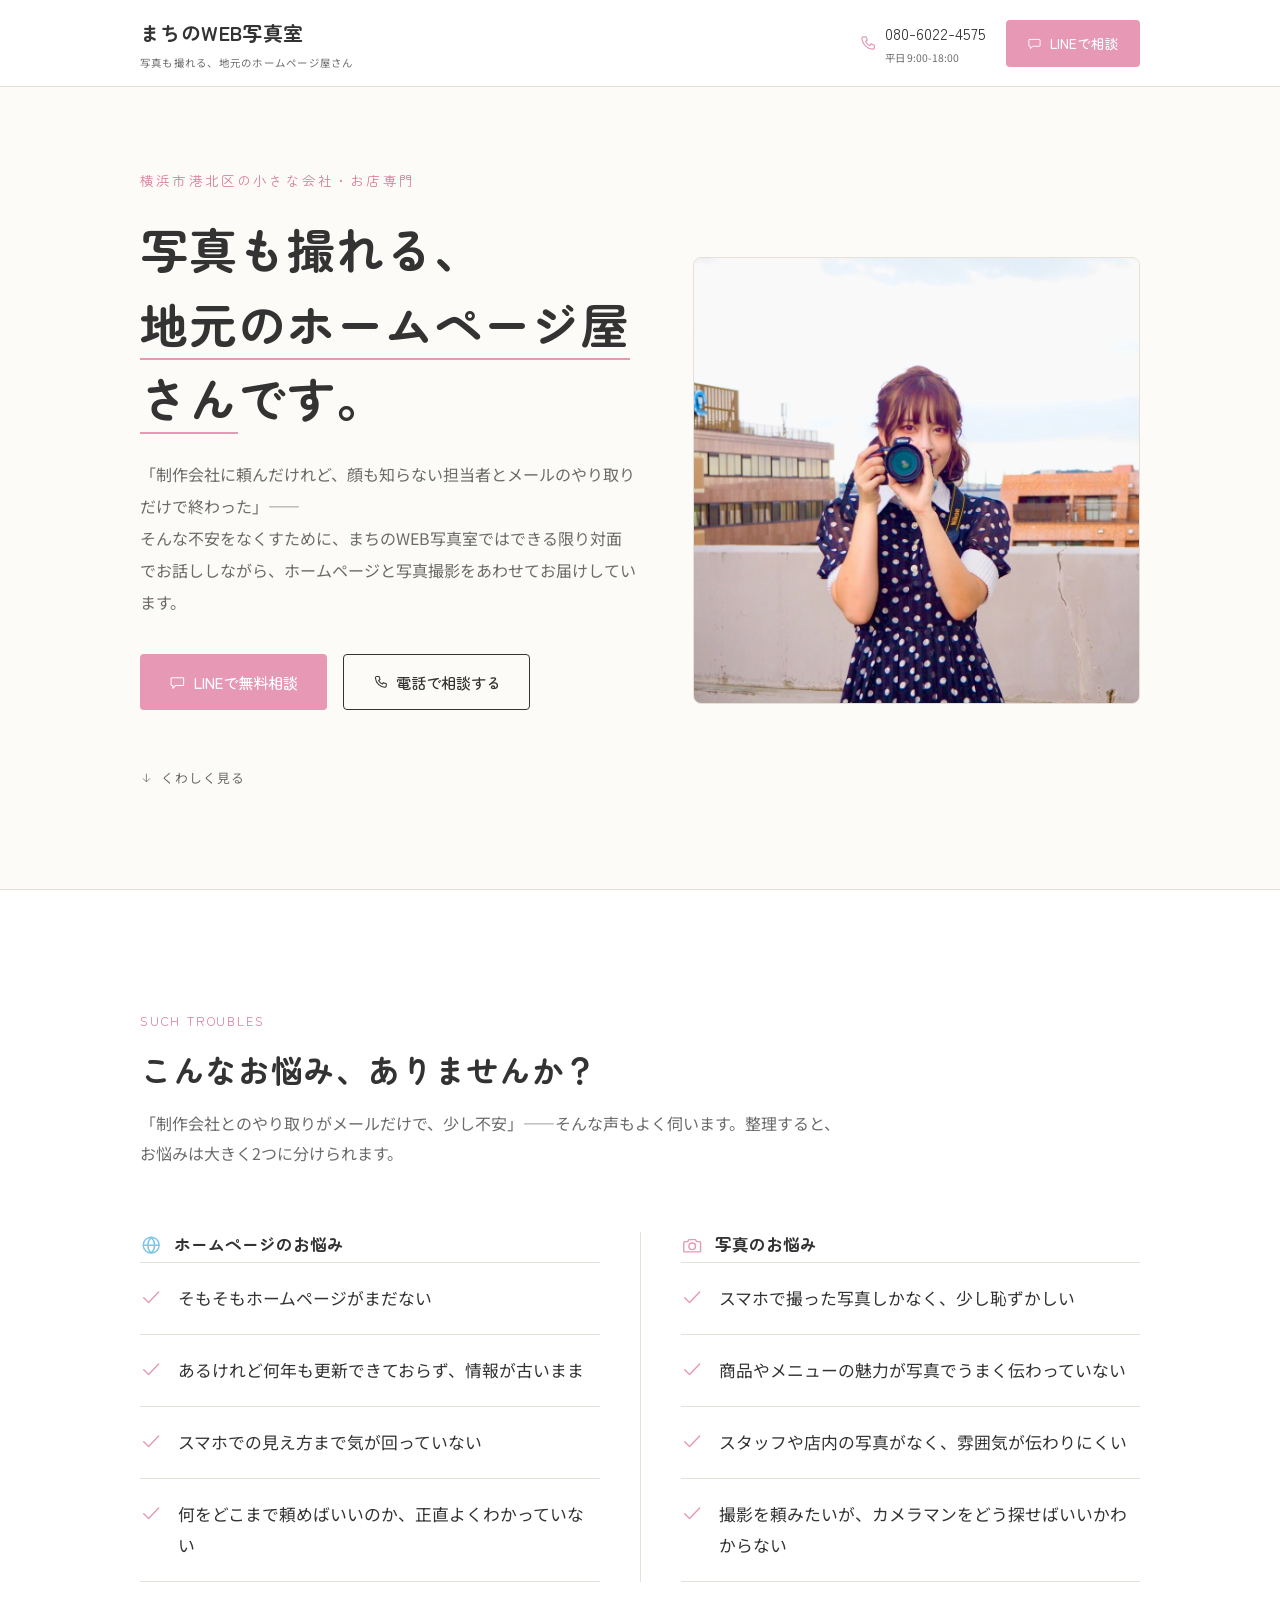
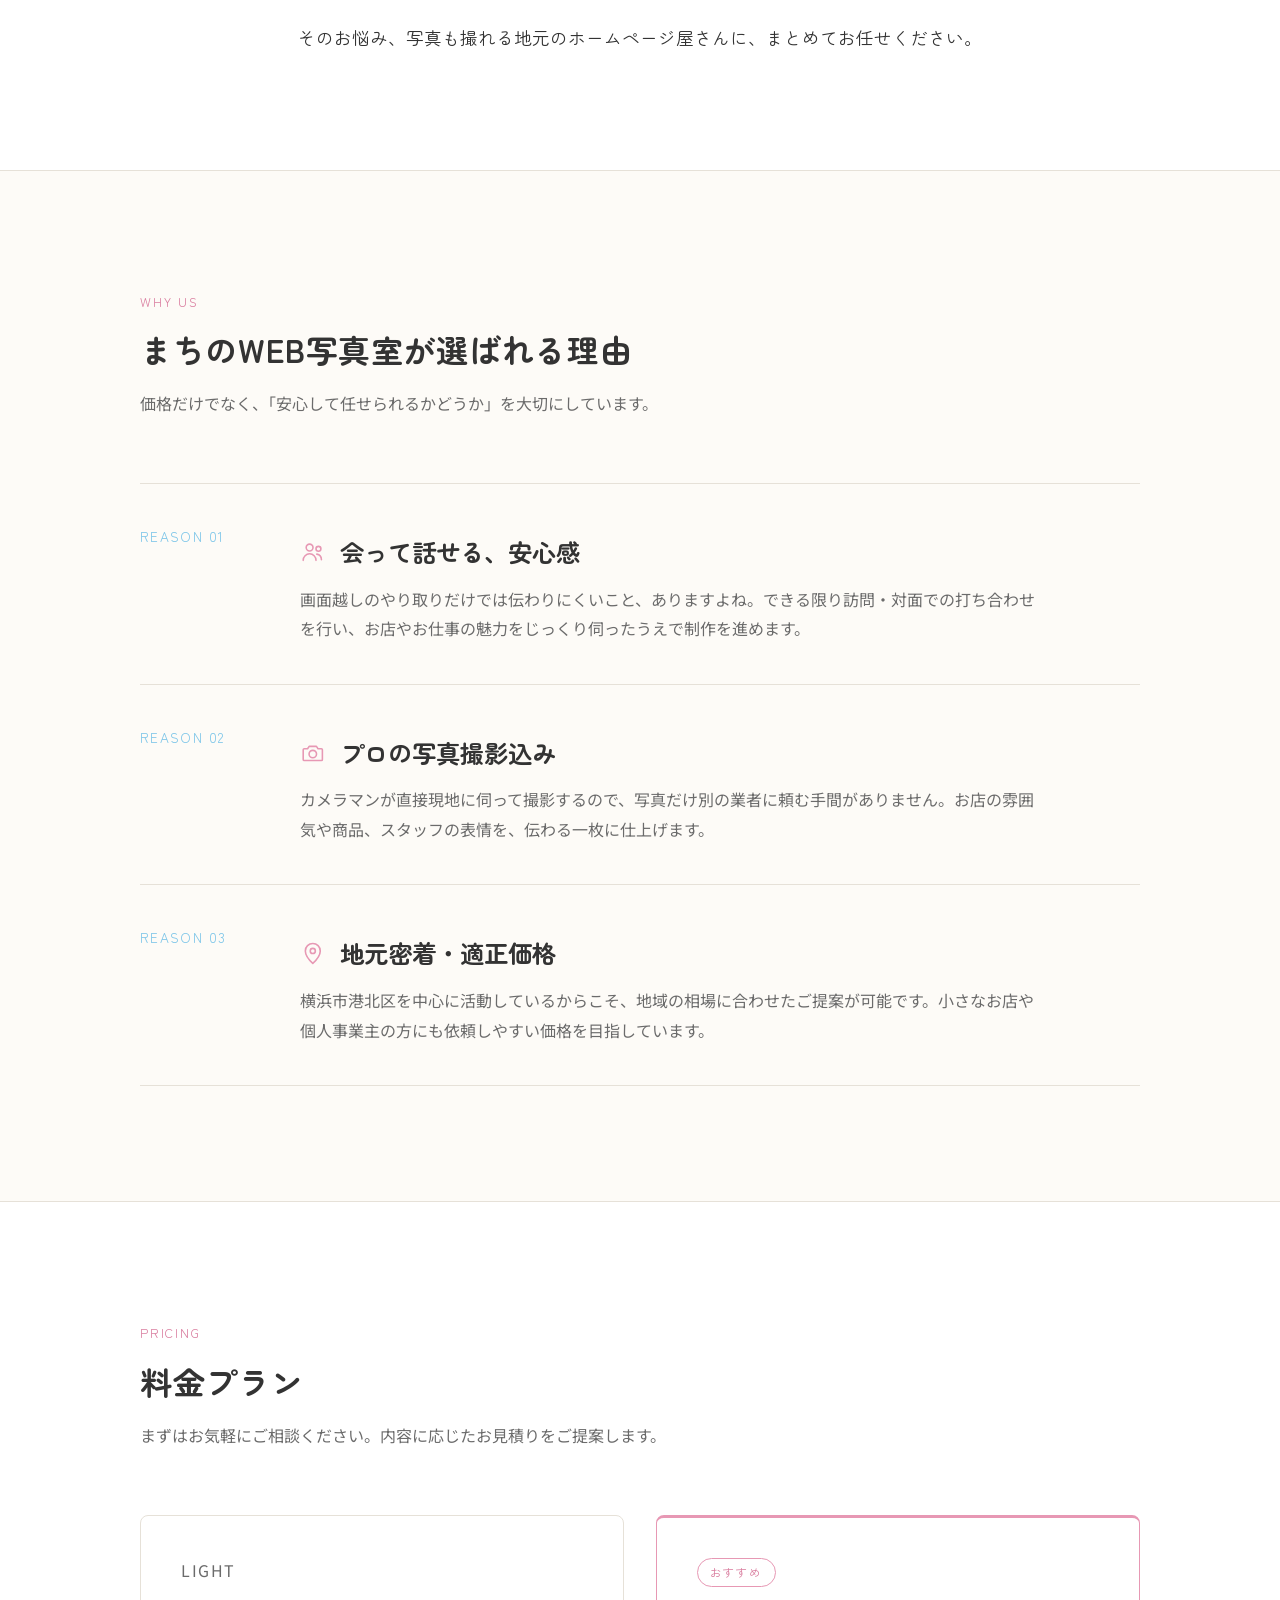
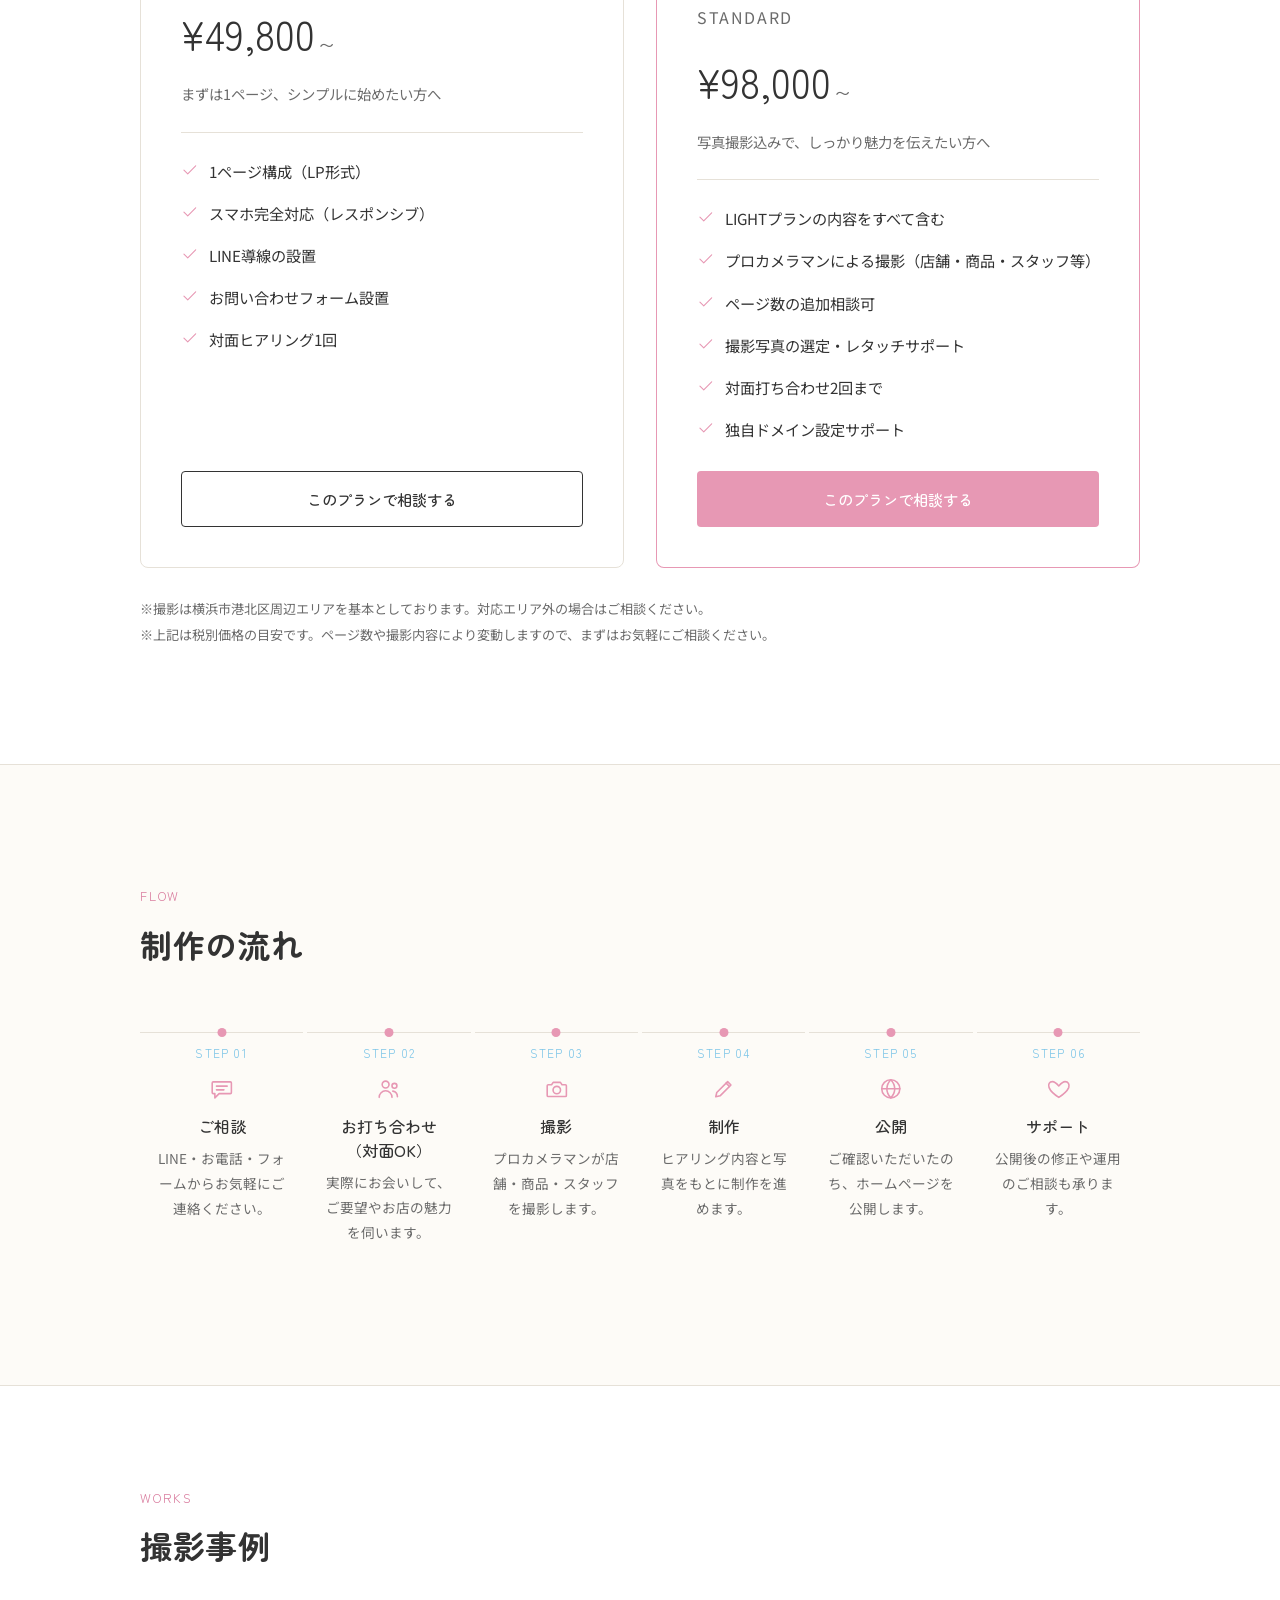
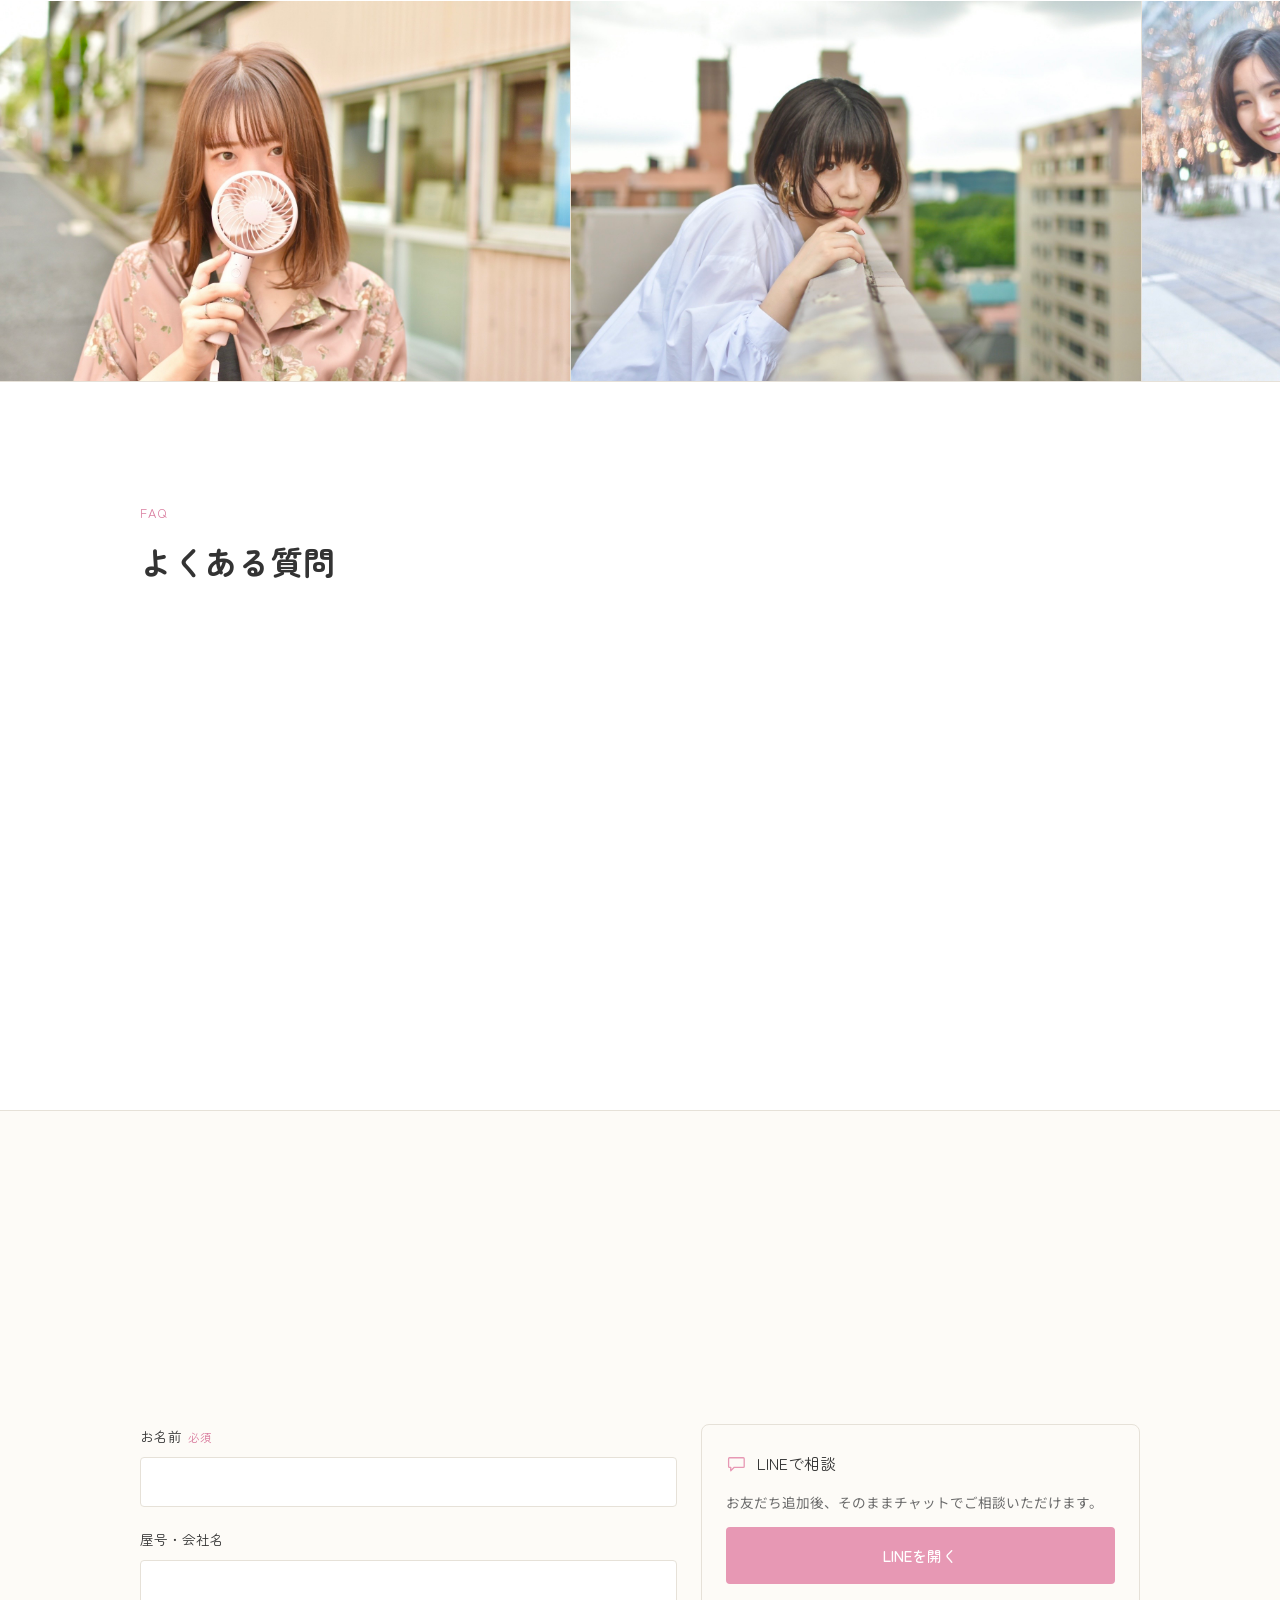
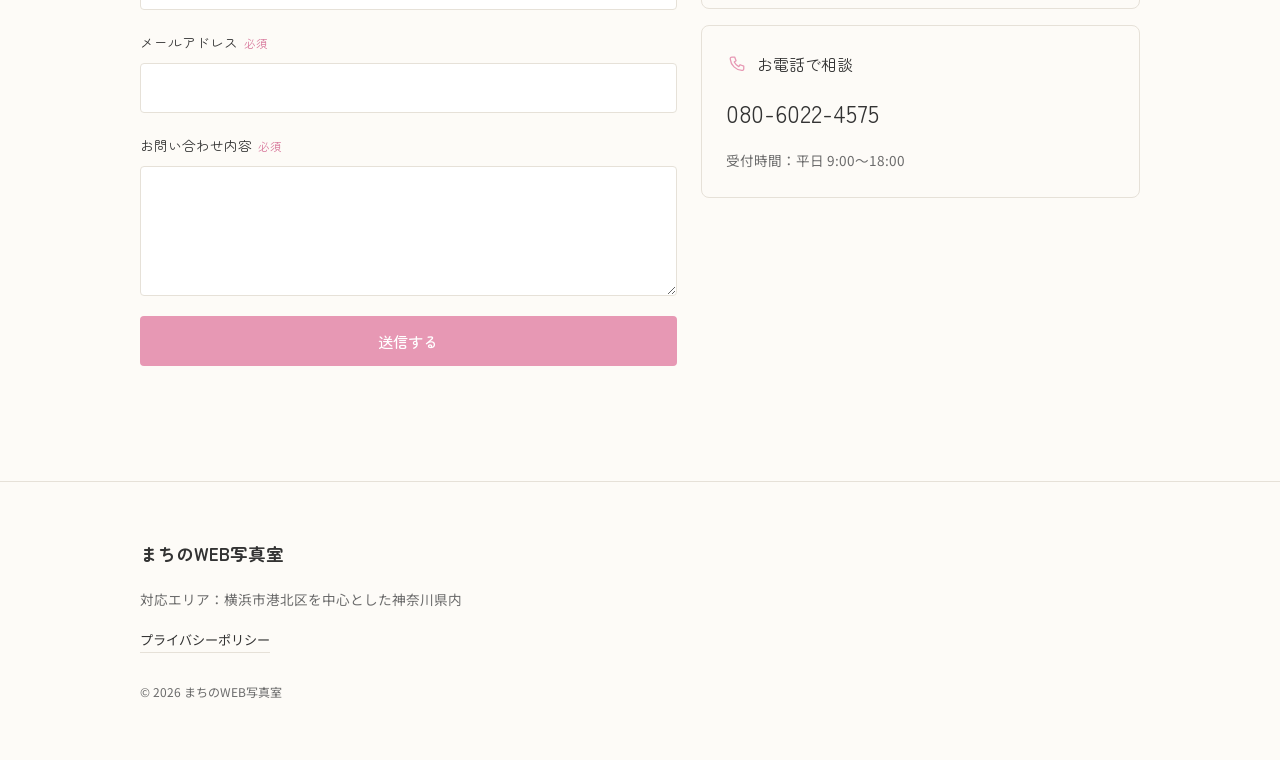
<file: index.html>
<!DOCTYPE html>
<html lang="ja">
<head>
<meta charset="UTF-8">
<meta name="viewport" content="width=device-width, initial-scale=1.0">
<title>ホームページ制作と写真撮影｜まちのWEB写真室（横浜市港北区）</title>
<meta name="description" content="横浜市港北区の中小企業向けホームページ制作。プロカメラマンによる写真撮影込みプランあり。対面打ち合わせ対応、49,800円から。">

<!-- TODO: Cloudflare Pagesへの本番デプロイ後、下記の canonical / OGP の URL を実際のドメインに置き換えてください -->
<link rel="canonical" href="https://machino-web-shashinshitsu.pages.dev/">

<!-- OGP -->
<meta property="og:type" content="website">
<meta property="og:locale" content="ja_JP">
<meta property="og:site_name" content="まちのWEB写真室">
<meta property="og:title" content="ホームページ制作と写真撮影｜まちのWEB写真室（横浜市港北区）">
<meta property="og:description" content="横浜市港北区の中小企業向けホームページ制作。プロカメラマンによる写真撮影込みプランあり。対面打ち合わせ対応、49,800円から。">
<meta property="og:url" content="https://machino-web-shashinshitsu.pages.dev/">
<!-- TODO: 実写真をもとにした 1200x630 の JPG/PNG に差し替え推奨（SVGは一部SNSで表示されない場合があります） -->
<meta property="og:image" content="https://machino-web-shashinshitsu.pages.dev/assets/ogp-image.svg">

<!-- Twitter Card -->
<meta name="twitter:card" content="summary_large_image">
<meta name="twitter:title" content="ホームページ制作と写真撮影｜まちのWEB写真室（横浜市港北区）">
<meta name="twitter:description" content="横浜市港北区の中小企業向けホームページ制作。プロカメラマンによる写真撮影込みプランあり。対面打ち合わせ対応、49,800円から。">
<meta name="twitter:image" content="https://machino-web-shashinshitsu.pages.dev/assets/ogp-image.svg">

<link rel="icon" type="image/svg+xml" href="assets/favicon.svg">

<link rel="preconnect" href="https://fonts.googleapis.com">
<link rel="preconnect" href="https://fonts.gstatic.com" crossorigin>
<link href="https://fonts.googleapis.com/css2?family=Zen+Maru+Gothic:wght@500;700&family=Noto+Sans+JP:wght@400;500&display=swap" rel="stylesheet">

<link rel="stylesheet" href="style.css">

<!-- JSON-LD: LocalBusiness -->
<script type="application/ld+json">
{
  "@context": "https://schema.org",
  "@type": "LocalBusiness",
  "name": "まちのWEB写真室",
  "description": "横浜市港北区の中小企業・個人事業主向けに、対面での打ち合わせとプロカメラマンによる写真撮影を組み合わせたホームページ制作サービスを提供しています。",
  "image": "https://machino-web-shashinshitsu.pages.dev/assets/ogp-image.svg",
  "telephone": "+81-80-6022-4575",
  "priceRange": "¥49,800〜",
  "address": {
    "@type": "PostalAddress",
    "addressLocality": "横浜市港北区",
    "addressRegion": "神奈川県",
    "addressCountry": "JP"
  },
  "areaServed": {
    "@type": "City",
    "name": "横浜市港北区"
  },
  "openingHoursSpecification": {
    "@type": "OpeningHoursSpecification",
    "dayOfWeek": ["Monday", "Tuesday", "Wednesday", "Thursday", "Friday"],
    "opens": "09:00",
    "closes": "18:00"
  },
  "url": "https://machino-web-shashinshitsu.pages.dev/",
  "sameAs": ["https://lin.ee/7ZsYu0g"]
}
</script>

<!-- JSON-LD: FAQPage -->
<script type="application/ld+json">
{
  "@context": "https://schema.org",
  "@type": "FAQPage",
  "mainEntity": [
    {
      "@type": "Question",
      "name": "相談だけでも大丈夫ですか？費用はかかりますか？",
      "acceptedAnswer": {
        "@type": "Answer",
        "text": "はい、もちろんです。ご相談やお見積りはすべて無料です。まずはLINEやお電話、フォームからお気軽にご連絡ください。"
      }
    },
    {
      "@type": "Question",
      "name": "対面での打ち合わせは必須ですか？遠方でも対応できますか？",
      "acceptedAnswer": {
        "@type": "Answer",
        "text": "対面は必須ではありません。横浜市港北区周辺のお客様には訪問・対面での打ち合わせをおすすめしていますが、オンライン打ち合わせにも対応しております。撮影は現地に伺う必要があるため、対応エリアについてはお問い合わせください。"
      }
    },
    {
      "@type": "Question",
      "name": "写真撮影はどのような内容ですか？",
      "acceptedAnswer": {
        "@type": "Answer",
        "text": "店舗の外観・内観、商品、スタッフの方のお写真などをプロカメラマンが撮影します。撮影した写真はホームページ内で使用するほか、SNS等での利用も可能です（STANDARDプラン以上）。"
      }
    },
    {
      "@type": "Question",
      "name": "制作期間はどのくらいかかりますか？",
      "acceptedAnswer": {
        "@type": "Answer",
        "text": "ご契約からご公開まで、目安として3〜4週間程度です。撮影の日程調整やご確認いただく回数により前後する場合がございますので、詳しくはご相談時にご案内いたします。"
      }
    },
    {
      "@type": "Question",
      "name": "ホームページ公開後の更新や修正はできますか？",
      "acceptedAnswer": {
        "@type": "Answer",
        "text": "軽微な文言修正などはご相談いただけます。継続的な更新や運用サポートをご希望の場合は、別途保守プランをご案内しておりますので、公開後もお気軽にご連絡ください。"
      }
    }
  ]
}
</script>
</head>
<body>

<!-- アイコンスプライト（自作・線画SVG） -->
<svg xmlns="http://www.w3.org/2000/svg" style="display:none" aria-hidden="true">
  <symbol id="icon-phone" viewBox="0 0 24 24">
    <path d="M7 3.5h3l1.6 4.2-2.1 1.6a11.5 11.5 0 0 0 5.2 5.2l1.6-2.1 4.2 1.6v3a2 2 0 0 1-2.2 2C11.3 18.5 5.5 12.7 5 6.2A2 2 0 0 1 7 3.5z"/>
  </symbol>
  <symbol id="icon-line" viewBox="0 0 24 24">
    <path d="M4 5.5h16a1 1 0 0 1 1 1v9a1 1 0 0 1-1 1H9.5l-4 4v-4H4a1 1 0 0 1-1-1v-9a1 1 0 0 1 1-1z"/>
  </symbol>
  <symbol id="icon-mail" viewBox="0 0 24 24">
    <path d="M3.5 6.5h17v11h-17z"/>
    <polyline points="3.5 7 12 13.5 20.5 7"/>
  </symbol>
  <symbol id="icon-check" viewBox="0 0 24 24">
    <polyline points="4 12.5 9.2 17.7 20 6.5"/>
  </symbol>
  <symbol id="icon-people" viewBox="0 0 24 24">
    <circle cx="9" cy="8" r="3.2"/>
    <path d="M3 20c0-3.4 2.7-6.1 6-6.1s6 2.7 6 6.1"/>
    <circle cx="17.3" cy="9.2" r="2.3"/>
    <path d="M15.8 14.2c2.5.5 4.3 2.6 4.3 5.3"/>
  </symbol>
  <symbol id="icon-camera" viewBox="0 0 24 24">
    <path d="M4 8.2h3.1l1.5-2.2h6.8l1.5 2.2H20a1 1 0 0 1 1 1v9a1 1 0 0 1-1 1H4a1 1 0 0 1-1-1v-9a1 1 0 0 1 1-1z"/>
    <circle cx="12" cy="13.2" r="3.5"/>
  </symbol>
  <symbol id="icon-pin" viewBox="0 0 24 24">
    <path d="M12 21s7-6.6 7-11.7A7 7 0 0 0 5 9.3C5 14.4 12 21 12 21z"/>
    <circle cx="12" cy="9.3" r="2.4"/>
  </symbol>
  <symbol id="icon-message" viewBox="0 0 24 24">
    <path d="M4 5.5h16a1 1 0 0 1 1 1v9a1 1 0 0 1-1 1H9.5l-4 4v-4H4a1 1 0 0 1-1-1v-9a1 1 0 0 1 1-1z"/>
    <line x1="7" y1="9.5" x2="17" y2="9.5"/>
    <line x1="7" y1="13" x2="14" y2="13"/>
  </symbol>
  <symbol id="icon-edit" viewBox="0 0 24 24">
    <path d="M4.5 19.5l0.9-4 10.2-10.2 3.1 3.1L8.5 18.6l-4 0.9z"/>
    <line x1="14.2" y1="6.7" x2="17.3" y2="9.8"/>
  </symbol>
  <symbol id="icon-globe" viewBox="0 0 24 24">
    <circle cx="12" cy="12" r="8.5"/>
    <line x1="3.5" y1="12" x2="20.5" y2="12"/>
    <path d="M12 3.5c2.4 2.5 3.7 5.5 3.7 8.5s-1.3 6-3.7 8.5c-2.4-2.5-3.7-5.5-3.7-8.5S9.6 6 12 3.5z"/>
  </symbol>
  <symbol id="icon-heart" viewBox="0 0 24 24">
    <path d="M12 20s-7.3-4.6-9.1-9.1C1.7 7.9 3.2 5.3 6.1 5.3c1.9 0 3.3 1.1 5.9 4 2.6-2.9 4-4 5.9-4 2.9 0 4.4 2.6 3.4 5.6C19.3 15.4 12 20 12 20z"/>
  </symbol>
  <symbol id="icon-chevron" viewBox="0 0 24 24">
    <polyline points="6 9.5 12 15.5 18 9.5"/>
  </symbol>
  <symbol id="icon-arrow-down" viewBox="0 0 24 24">
    <line x1="12" y1="4" x2="12" y2="18"/>
    <polyline points="6 12.5 12 18.5 18 12.5"/>
  </symbol>
</svg>

<header class="site-header">
  <div class="container">
    <a href="#" class="logo">まちのWEB写真室<span>写真も撮れる、地元のホームページ屋さん</span></a>
    <div class="header-actions">
      <a href="tel:08060224575" class="header-tel">
        <svg class="icon" aria-hidden="true"><use href="#icon-phone"></use></svg>
        <span>080-6022-4575<span class="header-tel-sub">平日 9:00-18:00</span></span>
      </a>
      <a href="https://lin.ee/7ZsYu0g" class="btn btn-line" target="_blank" rel="noopener">
        <svg class="icon" aria-hidden="true"><use href="#icon-line"></use></svg>
        LINEで相談
      </a>
    </div>
  </div>
</header>

<main>

  <!-- ヒーロー -->
  <section class="hero" id="hero">
    <div class="container">
      <div class="hero-copy fade-in">
        <span class="hero-eyebrow">横浜市港北区の小さな会社・お店専門</span>
        <h1 class="hero-title">写真も撮れる、<br><em>地元のホームページ屋さん</em>です。</h1>
        <p class="hero-text">
          「制作会社に頼んだけれど、顔も知らない担当者とメールのやり取りだけで終わった」——<br>
          そんな不安をなくすために、まちのWEB写真室ではできる限り対面でお話ししながら、ホームページと写真撮影をあわせてお届けしています。
        </p>
        <div class="hero-cta">
          <a href="https://lin.ee/7ZsYu0g" class="btn btn-line" target="_blank" rel="noopener">
            <svg class="icon" aria-hidden="true"><use href="#icon-line"></use></svg>
            LINEで無料相談
          </a>
          <a href="tel:08060224575" class="btn btn-outline">
            <svg class="icon" aria-hidden="true"><use href="#icon-phone"></use></svg>
            電話で相談する
          </a>
        </div>
        <a href="#worries" class="scroll-cue" data-scroll>
          <svg class="icon" aria-hidden="true"><use href="#icon-arrow-down"></use></svg>
          くわしく見る
        </a>
      </div>
      <div class="hero-photo fade-in">
        <img src="assets/hero-photo.jpg" alt="カメラを構えるまちのWEB写真室のカメラマン" loading="lazy" width="960" height="960">
      </div>
    </div>
  </section>

  <!-- お悩み共感 -->
  <section class="section section--white" id="worries">
    <div class="container">
      <div class="section-head fade-in">
        <span class="section-eyebrow">SUCH TROUBLES</span>
        <h2 class="section-title">こんなお悩み、ありませんか？</h2>
        <p class="section-lead">「制作会社とのやり取りがメールだけで、少し不安」——そんな声もよく伺います。整理すると、お悩みは大きく2つに分けられます。</p>
      </div>
      <div class="worries-groups fade-in">
        <div class="worries-group">
          <div class="worries-group-head">
            <svg class="icon" aria-hidden="true"><use href="#icon-globe"></use></svg>
            <h3>ホームページのお悩み</h3>
          </div>
          <ul class="worries-list">
            <li>
              <svg class="icon" aria-hidden="true"><use href="#icon-check"></use></svg>
              <span>そもそもホームページがまだない</span>
            </li>
            <li>
              <svg class="icon" aria-hidden="true"><use href="#icon-check"></use></svg>
              <span>あるけれど何年も更新できておらず、情報が古いまま</span>
            </li>
            <li>
              <svg class="icon" aria-hidden="true"><use href="#icon-check"></use></svg>
              <span>スマホでの見え方まで気が回っていない</span>
            </li>
            <li>
              <svg class="icon" aria-hidden="true"><use href="#icon-check"></use></svg>
              <span>何をどこまで頼めばいいのか、正直よくわかっていない</span>
            </li>
          </ul>
        </div>
        <div class="worries-group">
          <div class="worries-group-head">
            <svg class="icon" aria-hidden="true"><use href="#icon-camera"></use></svg>
            <h3>写真のお悩み</h3>
          </div>
          <ul class="worries-list">
            <li>
              <svg class="icon" aria-hidden="true"><use href="#icon-check"></use></svg>
              <span>スマホで撮った写真しかなく、少し恥ずかしい</span>
            </li>
            <li>
              <svg class="icon" aria-hidden="true"><use href="#icon-check"></use></svg>
              <span>商品やメニューの魅力が写真でうまく伝わっていない</span>
            </li>
            <li>
              <svg class="icon" aria-hidden="true"><use href="#icon-check"></use></svg>
              <span>スタッフや店内の写真がなく、雰囲気が伝わりにくい</span>
            </li>
            <li>
              <svg class="icon" aria-hidden="true"><use href="#icon-check"></use></svg>
              <span>撮影を頼みたいが、カメラマンをどう探せばいいかわからない</span>
            </li>
          </ul>
        </div>
      </div>
      <p class="worries-outro fade-in">そのお悩み、写真も撮れる地元のホームページ屋さんに、まとめてお任せください。</p>
    </div>
  </section>

  <!-- 選ばれる理由 -->
  <section class="section section--cream" id="reasons">
    <div class="container">
      <div class="section-head fade-in">
        <span class="section-eyebrow">WHY US</span>
        <h2 class="section-title">まちのWEB写真室が選ばれる理由</h2>
        <p class="section-lead">価格だけでなく、「安心して任せられるかどうか」を大切にしています。</p>
      </div>
      <div class="reasons-list">
        <div class="reason-row fade-in">
          <span class="reason-number">REASON 01</span>
          <div>
            <div class="reason-heading">
              <svg class="icon" aria-hidden="true"><use href="#icon-people"></use></svg>
              <h3>会って話せる、安心感</h3>
            </div>
            <p class="reason-text">画面越しのやり取りだけでは伝わりにくいこと、ありますよね。できる限り訪問・対面での打ち合わせを行い、お店やお仕事の魅力をじっくり伺ったうえで制作を進めます。</p>
          </div>
        </div>
        <div class="reason-row fade-in">
          <span class="reason-number">REASON 02</span>
          <div>
            <div class="reason-heading">
              <svg class="icon" aria-hidden="true"><use href="#icon-camera"></use></svg>
              <h3>プロの写真撮影込み</h3>
            </div>
            <p class="reason-text">カメラマンが直接現地に伺って撮影するので、写真だけ別の業者に頼む手間がありません。お店の雰囲気や商品、スタッフの表情を、伝わる一枚に仕上げます。</p>
          </div>
        </div>
        <div class="reason-row fade-in">
          <span class="reason-number">REASON 03</span>
          <div>
            <div class="reason-heading">
              <svg class="icon" aria-hidden="true"><use href="#icon-pin"></use></svg>
              <h3>地元密着・適正価格</h3>
            </div>
            <p class="reason-text">横浜市港北区を中心に活動しているからこそ、地域の相場に合わせたご提案が可能です。小さなお店や個人事業主の方にも依頼しやすい価格を目指しています。</p>
          </div>
        </div>
      </div>
    </div>
  </section>

  <!-- 料金プラン -->
  <section class="section section--white" id="pricing">
    <div class="container">
      <div class="section-head fade-in">
        <span class="section-eyebrow">PRICING</span>
        <h2 class="section-title">料金プラン</h2>
        <p class="section-lead">まずはお気軽にご相談ください。内容に応じたお見積りをご提案します。</p>
      </div>
      <div class="pricing-grid">
        <div class="plan fade-in">
          <p class="plan-name">LIGHT</p>
          <p class="plan-price">¥49,800<small>〜</small></p>
          <p class="plan-desc">まずは1ページ、シンプルに始めたい方へ</p>
          <ul class="plan-features">
            <li><svg class="icon" aria-hidden="true"><use href="#icon-check"></use></svg><span>1ページ構成（LP形式）</span></li>
            <li><svg class="icon" aria-hidden="true"><use href="#icon-check"></use></svg><span>スマホ完全対応（レスポンシブ）</span></li>
            <li><svg class="icon" aria-hidden="true"><use href="#icon-check"></use></svg><span>LINE導線の設置</span></li>
            <li><svg class="icon" aria-hidden="true"><use href="#icon-check"></use></svg><span>お問い合わせフォーム設置</span></li>
            <li><svg class="icon" aria-hidden="true"><use href="#icon-check"></use></svg><span>対面ヒアリング1回</span></li>
          </ul>
          <a href="#contact" class="btn btn-outline btn-block" data-scroll>このプランで相談する</a>
        </div>
        <div class="plan plan--standard fade-in">
          <span class="plan-badge">おすすめ</span>
          <p class="plan-name">STANDARD</p>
          <p class="plan-price">¥98,000<small>〜</small></p>
          <p class="plan-desc">写真撮影込みで、しっかり魅力を伝えたい方へ</p>
          <ul class="plan-features">
            <li><svg class="icon" aria-hidden="true"><use href="#icon-check"></use></svg><span>LIGHTプランの内容をすべて含む</span></li>
            <li><svg class="icon" aria-hidden="true"><use href="#icon-check"></use></svg><span>プロカメラマンによる撮影（店舗・商品・スタッフ等）</span></li>
            <li><svg class="icon" aria-hidden="true"><use href="#icon-check"></use></svg><span>ページ数の追加相談可</span></li>
            <li><svg class="icon" aria-hidden="true"><use href="#icon-check"></use></svg><span>撮影写真の選定・レタッチサポート</span></li>
            <li><svg class="icon" aria-hidden="true"><use href="#icon-check"></use></svg><span>対面打ち合わせ2回まで</span></li>
            <li><svg class="icon" aria-hidden="true"><use href="#icon-check"></use></svg><span>独自ドメイン設定サポート</span></li>
          </ul>
          <a href="#contact" class="btn btn-line btn-block" data-scroll>このプランで相談する</a>
        </div>
      </div>
      <p class="pricing-note fade-in">
        ※撮影は横浜市港北区周辺エリアを基本としております。対応エリア外の場合はご相談ください。<br>
        ※上記は税別価格の目安です。ページ数や撮影内容により変動しますので、まずはお気軽にご相談ください。
      </p>
    </div>
  </section>

  <!-- 制作の流れ -->
  <section class="section section--cream" id="flow">
    <div class="container">
      <div class="section-head fade-in">
        <span class="section-eyebrow">FLOW</span>
        <h2 class="section-title">制作の流れ</h2>
      </div>
      <div class="flow-list fade-in">
        <div class="flow-step">
          <span class="flow-index">STEP 01</span>
          <div class="flow-icon"><svg class="icon" aria-hidden="true"><use href="#icon-message"></use></svg></div>
          <h3 class="flow-title">ご相談</h3>
          <p class="flow-text">LINE・お電話・フォームからお気軽にご連絡ください。</p>
        </div>
        <div class="flow-step">
          <span class="flow-index">STEP 02</span>
          <div class="flow-icon"><svg class="icon" aria-hidden="true"><use href="#icon-people"></use></svg></div>
          <h3 class="flow-title">お打ち合わせ<br>（対面OK）</h3>
          <p class="flow-text">実際にお会いして、ご要望やお店の魅力を伺います。</p>
        </div>
        <div class="flow-step">
          <span class="flow-index">STEP 03</span>
          <div class="flow-icon"><svg class="icon" aria-hidden="true"><use href="#icon-camera"></use></svg></div>
          <h3 class="flow-title">撮影</h3>
          <p class="flow-text">プロカメラマンが店舗・商品・スタッフを撮影します。</p>
        </div>
        <div class="flow-step">
          <span class="flow-index">STEP 04</span>
          <div class="flow-icon"><svg class="icon" aria-hidden="true"><use href="#icon-edit"></use></svg></div>
          <h3 class="flow-title">制作</h3>
          <p class="flow-text">ヒアリング内容と写真をもとに制作を進めます。</p>
        </div>
        <div class="flow-step">
          <span class="flow-index">STEP 05</span>
          <div class="flow-icon"><svg class="icon" aria-hidden="true"><use href="#icon-globe"></use></svg></div>
          <h3 class="flow-title">公開</h3>
          <p class="flow-text">ご確認いただいたのち、ホームページを公開します。</p>
        </div>
        <div class="flow-step">
          <span class="flow-index">STEP 06</span>
          <div class="flow-icon"><svg class="icon" aria-hidden="true"><use href="#icon-heart"></use></svg></div>
          <h3 class="flow-title">サポート</h3>
          <p class="flow-text">公開後の修正や運用のご相談も承ります。</p>
        </div>
      </div>
    </div>
  </section>

  <!-- 撮影事例 -->
  <div class="showcase fade-in">
    <div class="container showcase-head">
      <span class="section-eyebrow">WORKS</span>
      <h2 class="section-title">撮影事例</h2>
    </div>
    <div class="showcase-track-wrap">
      <div class="showcase-track">
        <img src="assets/DSC_0035.jpg" alt="商店街でハンディファンを手に微笑む女性のポートレート撮影" loading="lazy" width="1620" height="1080">
        <img src="assets/DSC_0237.jpg" alt="ビルの屋上でこちらを見つめる女性のポートレート撮影" loading="lazy" width="1620" height="1080">
        <img src="assets/DSC_0429.jpg" alt="イルミネーションの中で笑顔を見せる女性のポートレート撮影" loading="lazy" width="1620" height="1080">
        <img src="assets/DSC_0035.jpg" alt="" aria-hidden="true" loading="lazy" width="1620" height="1080">
        <img src="assets/DSC_0237.jpg" alt="" aria-hidden="true" loading="lazy" width="1620" height="1080">
        <img src="assets/DSC_0429.jpg" alt="" aria-hidden="true" loading="lazy" width="1620" height="1080">
      </div>
    </div>
  </div>

  <!-- よくある質問 -->
  <section class="section section--white" id="faq">
    <div class="container">
      <div class="section-head fade-in">
        <span class="section-eyebrow">FAQ</span>
        <h2 class="section-title">よくある質問</h2>
      </div>
      <div class="faq-list fade-in">
        <div class="faq-item">
          <button class="faq-question" aria-expanded="false">
            <span class="faq-question-text"><span class="faq-q-mark">Q.</span><span>相談だけでも大丈夫ですか？費用はかかりますか？</span></span>
            <svg class="icon" aria-hidden="true"><use href="#icon-chevron"></use></svg>
          </button>
          <div class="faq-answer">
            <div class="faq-answer-inner">
              <span class="faq-a-mark">A.</span>
              <span>はい、もちろんです。ご相談やお見積りはすべて無料です。まずはLINEやお電話、フォームからお気軽にご連絡ください。</span>
            </div>
          </div>
        </div>
        <div class="faq-item">
          <button class="faq-question" aria-expanded="false">
            <span class="faq-question-text"><span class="faq-q-mark">Q.</span><span>対面での打ち合わせは必須ですか？遠方でも対応できますか？</span></span>
            <svg class="icon" aria-hidden="true"><use href="#icon-chevron"></use></svg>
          </button>
          <div class="faq-answer">
            <div class="faq-answer-inner">
              <span class="faq-a-mark">A.</span>
              <span>対面は必須ではありません。横浜市港北区周辺のお客様には訪問・対面での打ち合わせをおすすめしていますが、オンライン打ち合わせにも対応しております。撮影は現地に伺う必要があるため、対応エリアについてはお問い合わせください。</span>
            </div>
          </div>
        </div>
        <div class="faq-item">
          <button class="faq-question" aria-expanded="false">
            <span class="faq-question-text"><span class="faq-q-mark">Q.</span><span>写真撮影はどのような内容ですか？</span></span>
            <svg class="icon" aria-hidden="true"><use href="#icon-chevron"></use></svg>
          </button>
          <div class="faq-answer">
            <div class="faq-answer-inner">
              <span class="faq-a-mark">A.</span>
              <span>店舗の外観・内観、商品、スタッフの方のお写真などをプロカメラマンが撮影します。撮影した写真はホームページ内で使用するほか、SNS等での利用も可能です（STANDARDプラン以上）。</span>
            </div>
          </div>
        </div>
        <div class="faq-item">
          <button class="faq-question" aria-expanded="false">
            <span class="faq-question-text"><span class="faq-q-mark">Q.</span><span>制作期間はどのくらいかかりますか？</span></span>
            <svg class="icon" aria-hidden="true"><use href="#icon-chevron"></use></svg>
          </button>
          <div class="faq-answer">
            <div class="faq-answer-inner">
              <span class="faq-a-mark">A.</span>
              <span>ご契約からご公開まで、目安として3〜4週間程度です。撮影の日程調整やご確認いただく回数により前後する場合がございますので、詳しくはご相談時にご案内いたします。</span>
            </div>
          </div>
        </div>
        <div class="faq-item">
          <button class="faq-question" aria-expanded="false">
            <span class="faq-question-text"><span class="faq-q-mark">Q.</span><span>ホームページ公開後の更新や修正はできますか？</span></span>
            <svg class="icon" aria-hidden="true"><use href="#icon-chevron"></use></svg>
          </button>
          <div class="faq-answer">
            <div class="faq-answer-inner">
              <span class="faq-a-mark">A.</span>
              <span>軽微な文言修正などはご相談いただけます。継続的な更新や運用サポートをご希望の場合は、別途保守プランをご案内しておりますので、公開後もお気軽にご連絡ください。</span>
            </div>
          </div>
        </div>
      </div>
    </div>
  </section>

  <!-- お問い合わせ -->
  <section class="section section--cream" id="contact">
    <div class="container">
      <div class="section-head fade-in">
        <span class="section-eyebrow">CONTACT</span>
        <h2 class="section-title">お問い合わせ</h2>
        <p class="section-lead">まずはお気軽にご相談ください。ご相談・お見積りは無料です。</p>
      </div>
      <div class="contact-grid fade-in">
        <form class="contact-form" action="https://formspree.io/f/xjgqpjnr" method="POST">
          <input type="hidden" name="_subject" value="【まちのWEB写真室】ホームページからお問い合わせがありました">
          <input type="text" name="_gotcha" style="display:none" tabindex="-1" autocomplete="off">
          <div class="form-row">
            <label for="name">お名前<span class="required">必須</span></label>
            <input type="text" id="name" name="name" required autocomplete="name">
          </div>
          <div class="form-row">
            <label for="company">屋号・会社名</label>
            <input type="text" id="company" name="company" autocomplete="organization">
          </div>
          <div class="form-row">
            <label for="email">メールアドレス<span class="required">必須</span></label>
            <input type="email" id="email" name="email" required autocomplete="email">
          </div>
          <div class="form-row">
            <label for="message">お問い合わせ内容<span class="required">必須</span></label>
            <textarea id="message" name="message" required></textarea>
          </div>
          <button type="submit" class="btn btn-line btn-block">送信する</button>
        </form>

        <div class="contact-side">
          <div class="contact-card">
            <div class="contact-card-head">
              <svg class="icon" aria-hidden="true"><use href="#icon-line"></use></svg>
              <span>LINEで相談</span>
            </div>
            <p class="contact-card-text">お友だち追加後、そのままチャットでご相談いただけます。</p>
            <a href="https://lin.ee/7ZsYu0g" class="btn btn-line btn-block" target="_blank" rel="noopener">LINEを開く</a>
          </div>
          <div class="contact-card">
            <div class="contact-card-head">
              <svg class="icon" aria-hidden="true"><use href="#icon-phone"></use></svg>
              <span>お電話で相談</span>
            </div>
            <p class="contact-tel-number"><a href="tel:08060224575">080-6022-4575</a></p>
            <p class="contact-card-text">受付時間：平日 9:00〜18:00</p>
          </div>
        </div>
      </div>
    </div>
  </section>

</main>

<footer class="site-footer">
  <div class="container">
    <p class="footer-logo">まちのWEB写真室</p>
    <p class="footer-area">対応エリア：横浜市港北区を中心とした神奈川県内</p>
    <div class="footer-links">
      <a href="privacy.html">プライバシーポリシー</a>
    </div>
    <p class="footer-copyright">&copy; 2026 まちのWEB写真室</p>
  </div>
</footer>

<!-- モバイル固定フッターバー -->
<nav class="mobile-cta-bar" aria-label="お問い合わせ">
  <a href="https://lin.ee/7ZsYu0g" class="cta-line" target="_blank" rel="noopener">
    <svg class="icon" aria-hidden="true"><use href="#icon-line"></use></svg>
    LINEで相談
  </a>
  <a href="tel:08060224575" class="cta-tel">
    <svg class="icon" aria-hidden="true"><use href="#icon-phone"></use></svg>
    電話する
  </a>
</nav>

<script src="script.js"></script>
</body>
</html>
</file>
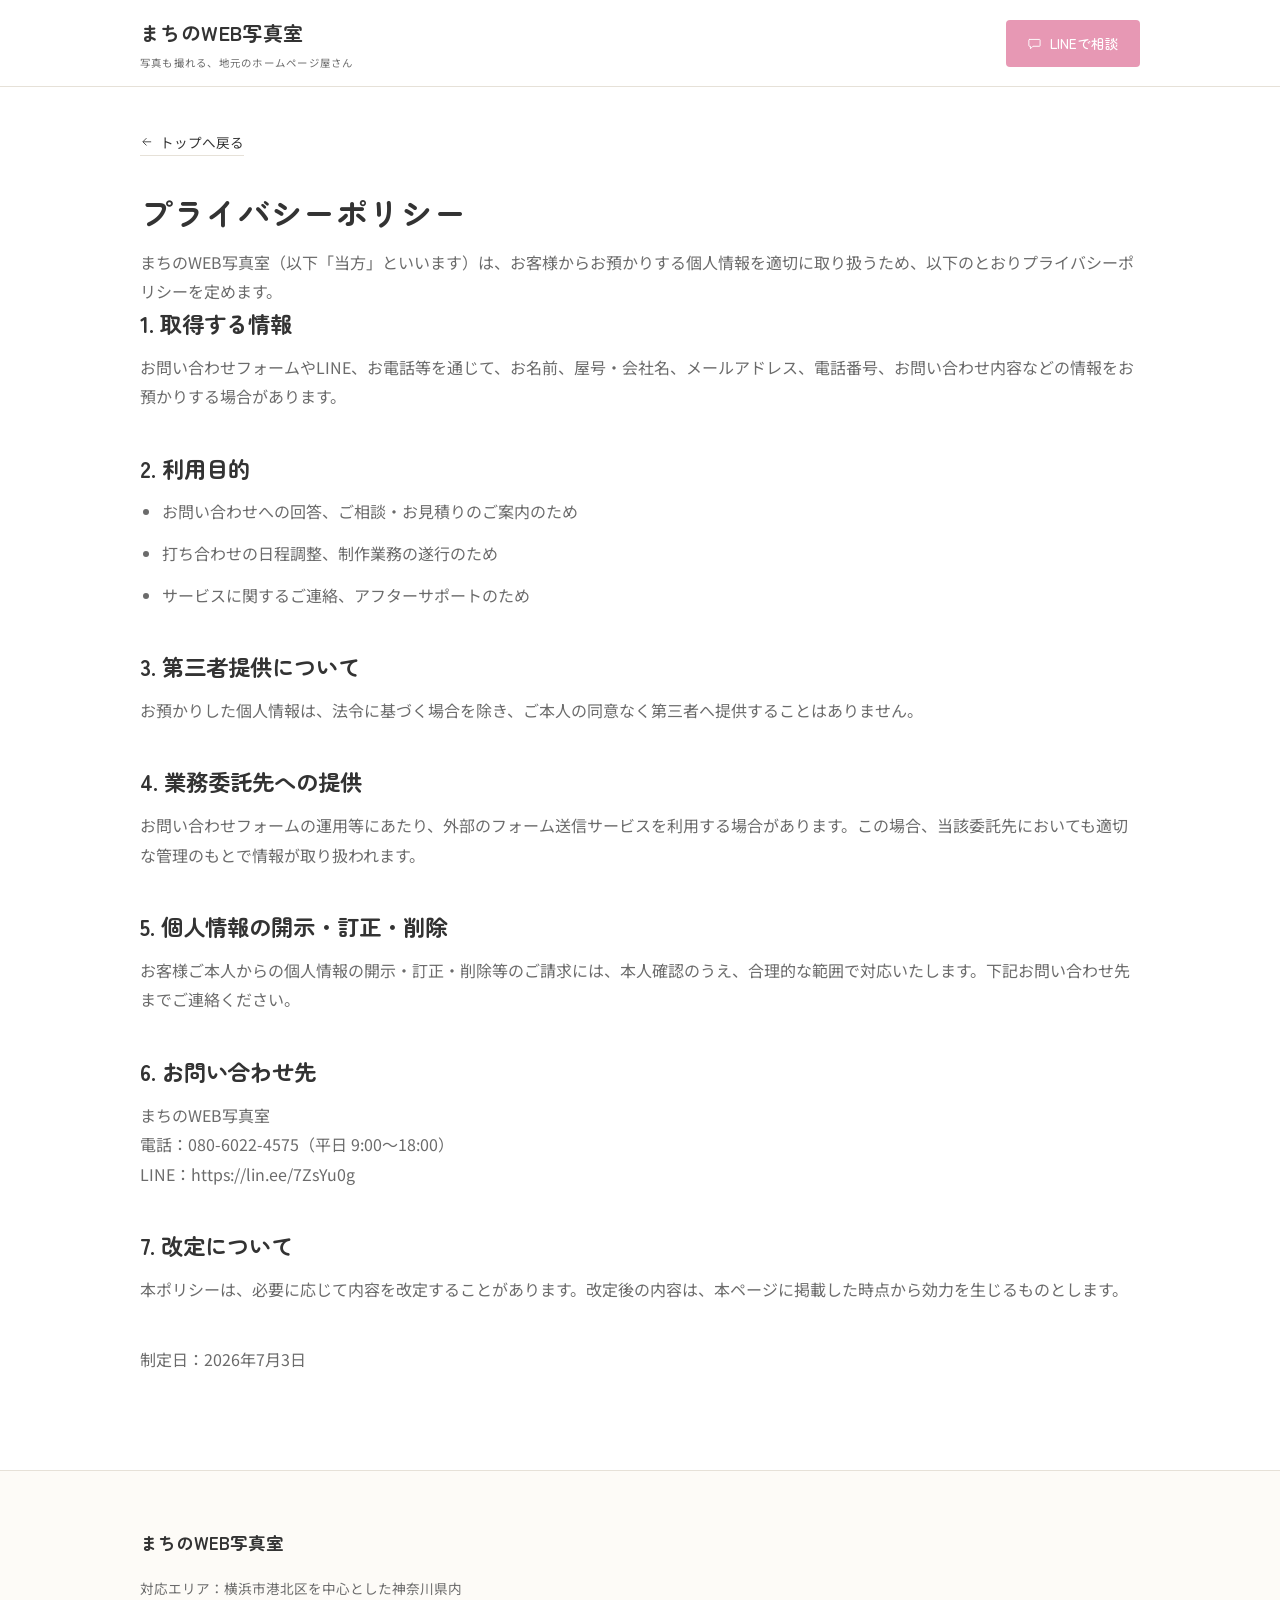
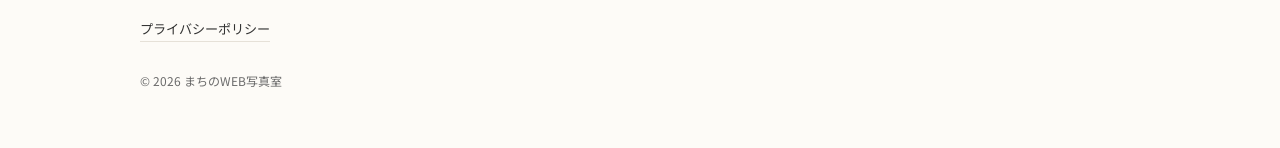
<file: privacy.html>
<!DOCTYPE html>
<html lang="ja">
<head>
<meta charset="UTF-8">
<meta name="viewport" content="width=device-width, initial-scale=1.0">
<title>プライバシーポリシー｜まちのWEB写真室</title>
<meta name="description" content="まちのWEB写真室のプライバシーポリシー（個人情報の取り扱いについて）です。">
<meta name="robots" content="noindex">
<link rel="icon" type="image/svg+xml" href="assets/favicon.svg">
<link rel="preconnect" href="https://fonts.googleapis.com">
<link rel="preconnect" href="https://fonts.gstatic.com" crossorigin>
<link href="https://fonts.googleapis.com/css2?family=Zen+Maru+Gothic:wght@500;700&family=Noto+Sans+JP:wght@400;500&display=swap" rel="stylesheet">
<link rel="stylesheet" href="style.css">
</head>
<body>

<svg xmlns="http://www.w3.org/2000/svg" style="display:none" aria-hidden="true">
  <symbol id="icon-line" viewBox="0 0 24 24">
    <path d="M4 5.5h16a1 1 0 0 1 1 1v9a1 1 0 0 1-1 1H9.5l-4 4v-4H4a1 1 0 0 1-1-1v-9a1 1 0 0 1 1-1z"/>
  </symbol>
  <symbol id="icon-phone" viewBox="0 0 24 24">
    <path d="M7 3.5h3l1.6 4.2-2.1 1.6a11.5 11.5 0 0 0 5.2 5.2l1.6-2.1 4.2 1.6v3a2 2 0 0 1-2.2 2C11.3 18.5 5.5 12.7 5 6.2A2 2 0 0 1 7 3.5z"/>
  </symbol>
  <symbol id="icon-arrow-left" viewBox="0 0 24 24">
    <line x1="19" y1="12" x2="6" y2="12"/>
    <polyline points="11 6 5 12 11 18"/>
  </symbol>
</svg>

<header class="site-header">
  <div class="container">
    <a href="index.html" class="logo">まちのWEB写真室<span>写真も撮れる、地元のホームページ屋さん</span></a>
    <div class="header-actions">
      <a href="https://lin.ee/7ZsYu0g" class="btn btn-line" target="_blank" rel="noopener">
        <svg class="icon" aria-hidden="true"><use href="#icon-line"></use></svg>
        LINEで相談
      </a>
    </div>
  </div>
</header>

<main>
  <section class="simple-page">
    <div class="container">
      <a href="index.html" class="back-link">
        <svg class="icon" aria-hidden="true"><use href="#icon-arrow-left"></use></svg>
        トップへ戻る
      </a>

      <h1 class="section-title">プライバシーポリシー</h1>
      <p>まちのWEB写真室（以下「当方」といいます）は、お客様からお預かりする個人情報を適切に取り扱うため、以下のとおりプライバシーポリシーを定めます。</p>

      <h2>1. 取得する情報</h2>
      <p>お問い合わせフォームやLINE、お電話等を通じて、お名前、屋号・会社名、メールアドレス、電話番号、お問い合わせ内容などの情報をお預かりする場合があります。</p>

      <h2>2. 利用目的</h2>
      <ul>
        <li>お問い合わせへの回答、ご相談・お見積りのご案内のため</li>
        <li>打ち合わせの日程調整、制作業務の遂行のため</li>
        <li>サービスに関するご連絡、アフターサポートのため</li>
      </ul>

      <h2>3. 第三者提供について</h2>
      <p>お預かりした個人情報は、法令に基づく場合を除き、ご本人の同意なく第三者へ提供することはありません。</p>

      <h2>4. 業務委託先への提供</h2>
      <p>お問い合わせフォームの運用等にあたり、外部のフォーム送信サービスを利用する場合があります。この場合、当該委託先においても適切な管理のもとで情報が取り扱われます。</p>

      <h2>5. 個人情報の開示・訂正・削除</h2>
      <p>お客様ご本人からの個人情報の開示・訂正・削除等のご請求には、本人確認のうえ、合理的な範囲で対応いたします。下記お問い合わせ先までご連絡ください。</p>

      <h2>6. お問い合わせ先</h2>
      <p>まちのWEB写真室<br>電話：080-6022-4575（平日 9:00〜18:00）<br>LINE：<a href="https://lin.ee/7ZsYu0g" target="_blank" rel="noopener">https://lin.ee/7ZsYu0g</a></p>

      <h2>7. 改定について</h2>
      <p>本ポリシーは、必要に応じて内容を改定することがあります。改定後の内容は、本ページに掲載した時点から効力を生じるものとします。</p>

      <p style="margin-top:40px;">制定日：2026年7月3日</p>
    </div>
  </section>
</main>

<footer class="site-footer">
  <div class="container">
    <p class="footer-logo">まちのWEB写真室</p>
    <p class="footer-area">対応エリア：横浜市港北区を中心とした神奈川県内</p>
    <div class="footer-links">
      <a href="privacy.html">プライバシーポリシー</a>
    </div>
    <p class="footer-copyright">&copy; 2026 まちのWEB写真室</p>
  </div>
</footer>

<nav class="mobile-cta-bar" aria-label="お問い合わせ">
  <a href="https://lin.ee/7ZsYu0g" class="cta-line" target="_blank" rel="noopener">
    <svg class="icon" aria-hidden="true"><use href="#icon-line"></use></svg>
    LINEで相談
  </a>
  <a href="tel:08060224575" class="cta-tel">
    <svg class="icon" aria-hidden="true"><use href="#icon-phone"></use></svg>
    電話する
  </a>
</nav>

</body>
</html>
</file>
<file: style.css>
/* ============================================================
   まちのWEB写真室 — style.css
   ============================================================ */

:root {
  --color-white: #FFFFFF;
  --color-cream: #FDFBF7;
  --color-pink: #E798B4;
  --color-pink-deep: #D97C9E;
  --color-blue: #7CC5E8;
  --color-text: #333333;
  --color-text-soft: #6B6B6B;
  --color-border: #E6E1D8;

  --font-heading: 'Zen Maru Gothic', 'Noto Sans JP', sans-serif;
  --font-body: 'Noto Sans JP', 'Zen Maru Gothic', sans-serif;

  --container-width: 1080px;
  --space-section-y: clamp(64px, 9vw, 128px);
  --space-section-x: clamp(20px, 5vw, 40px);

  --radius-sm: 4px;
  --radius-md: 8px;
}

/* ---------- Reset ---------- */
*, *::before, *::after { box-sizing: border-box; }

html {
  scroll-behavior: smooth;
  -webkit-text-size-adjust: 100%;
}

body {
  margin: 0;
  font-family: var(--font-body);
  font-weight: 400;
  color: var(--color-text);
  background-color: var(--color-white);
  line-height: 1.85;
  -webkit-font-smoothing: antialiased;
}

h1, h2, h3, h4 {
  font-family: var(--font-heading);
  font-weight: 700;
  line-height: 1.5;
  margin: 0;
}

p { margin: 0; }

ul, ol { margin: 0; padding: 0; list-style: none; }

a {
  color: inherit;
  text-decoration: none;
}

img { max-width: 100%; display: block; }

button {
  font-family: inherit;
  background: none;
  border: none;
  cursor: pointer;
  color: inherit;
}

input, textarea {
  font-family: inherit;
  font-size: 1rem;
  color: var(--color-text);
}

/* Respect reduced-motion preference */
@media (prefers-reduced-motion: reduce) {
  html { scroll-behavior: auto; }
  * { animation-duration: 0.01ms !important; animation-iteration-count: 1 !important; transition-duration: 0.01ms !important; }
}

/* ---------- Layout helpers ---------- */
.container {
  max-width: var(--container-width);
  margin-inline: auto;
  padding-inline: var(--space-section-x);
}

.section {
  padding-block: var(--space-section-y);
  border-top: 1px solid var(--color-border);
}

.section--cream { background-color: var(--color-cream); }
.section--white { background-color: var(--color-white); }

.section-head {
  margin-bottom: clamp(40px, 6vw, 64px);
}

.section-eyebrow {
  display: inline-block;
  font-family: var(--font-heading);
  font-size: 0.8rem;
  letter-spacing: 0.14em;
  color: var(--color-pink-deep);
  margin-bottom: 12px;
}

.section-title {
  font-size: clamp(1.5rem, 3vw, 2rem);
  letter-spacing: 0.02em;
}

.section-lead {
  margin-top: 16px;
  color: var(--color-text-soft);
  max-width: 44em;
}

/* ---------- Icons ---------- */
.icon {
  width: 1em;
  height: 1em;
  fill: none;
  stroke: currentColor;
  stroke-width: 1.5;
  stroke-linecap: round;
  stroke-linejoin: round;
  flex-shrink: 0;
}

/* ---------- Buttons ---------- */
.btn {
  display: inline-flex;
  align-items: center;
  gap: 8px;
  font-family: var(--font-heading);
  font-weight: 500;
  font-size: 0.95rem;
  padding: 13px 28px;
  border-radius: var(--radius-sm);
  border: 1px solid transparent;
  transition: opacity 0.2s ease, background-color 0.2s ease, border-color 0.2s ease;
  white-space: nowrap;
}

.btn .icon { font-size: 1.1em; }

.btn-line {
  background-color: var(--color-pink);
  color: var(--color-white);
}
.btn-line:hover { background-color: var(--color-pink-deep); }

.btn-outline {
  background-color: transparent;
  border-color: var(--color-text);
  color: var(--color-text);
}
.btn-outline:hover { border-color: var(--color-pink-deep); color: var(--color-pink-deep); }

.btn-block { width: 100%; justify-content: center; }

/* ---------- Header ---------- */
.site-header {
  position: fixed;
  inset-block-start: 0;
  inset-inline: 0;
  z-index: 100;
  background-color: rgba(255, 255, 255, 0.92);
  backdrop-filter: saturate(150%) blur(6px);
  border-bottom: 1px solid var(--color-border);
}

.site-header .container {
  display: flex;
  align-items: center;
  justify-content: space-between;
  padding-block: 14px;
}

.logo {
  font-family: var(--font-heading);
  font-weight: 700;
  font-size: clamp(1rem, 2.2vw, 1.25rem);
  letter-spacing: 0.02em;
}

.logo span {
  display: block;
  font-family: var(--font-body);
  font-weight: 400;
  font-size: 0.65rem;
  color: var(--color-text-soft);
  letter-spacing: 0.12em;
  margin-top: 2px;
}

.header-actions {
  display: flex;
  align-items: center;
  gap: 20px;
}

.header-tel {
  display: none;
  align-items: center;
  gap: 8px;
  font-family: var(--font-heading);
  font-size: 1rem;
}

.header-tel .icon { color: var(--color-pink); font-size: 1.2rem; }

.header-tel-sub {
  display: block;
  font-family: var(--font-body);
  font-size: 0.65rem;
  color: var(--color-text-soft);
}

.header-actions .btn { padding: 10px 20px; font-size: 0.85rem; }

@media (min-width: 768px) {
  .header-tel { display: inline-flex; }
}

/* ---------- Hero ---------- */
.hero {
  padding-block-start: calc(72px + clamp(40px, 8vw, 96px));
  padding-block-end: clamp(56px, 8vw, 96px);
  background-color: var(--color-cream);
  overflow: hidden;
}

.hero .container {
  display: grid;
  gap: clamp(32px, 6vw, 56px);
}

.hero-copy { max-width: 40em; }

.hero-eyebrow {
  font-family: var(--font-heading);
  font-size: 0.85rem;
  letter-spacing: 0.16em;
  color: var(--color-pink-deep);
  margin-bottom: 18px;
  display: block;
}

.hero-title {
  font-size: clamp(1.9rem, 5vw, 3rem);
  letter-spacing: 0.02em;
  line-height: 1.55;
}

.hero-title em {
  font-style: normal;
  border-bottom: 2px solid var(--color-pink);
}

.hero-text {
  margin-top: 24px;
  color: var(--color-text-soft);
  font-size: 1rem;
  line-height: 2;
}

.hero-cta {
  display: flex;
  flex-wrap: wrap;
  gap: 16px;
  margin-top: 36px;
}

.hero-photo {
  border: 1px solid var(--color-border);
  border-radius: var(--radius-md);
  overflow: hidden;
}

.hero-photo img { width: 100%; height: 100%; object-fit: cover; }

.scroll-cue {
  display: none;
}

@media (min-width: 900px) {
  .hero .container {
    grid-template-columns: 1fr 0.9fr;
    align-items: center;
  }
  .scroll-cue {
    display: inline-flex;
    align-items: center;
    gap: 8px;
    margin-top: 56px;
    color: var(--color-text-soft);
    font-size: 0.8rem;
    letter-spacing: 0.08em;
    background: none;
  }
  .scroll-cue .icon {
    animation: scrollcue 1.8s ease-in-out infinite;
  }
  @keyframes scrollcue {
    0%, 100% { transform: translateY(0); opacity: 0.6; }
    50% { transform: translateY(6px); opacity: 1; }
  }
}

/* ---------- Worries checklist ---------- */
.worries-list {
  display: flex;
  flex-direction: column;
}

.worries-list li {
  display: flex;
  align-items: flex-start;
  gap: 16px;
  padding-block: 20px;
  border-bottom: 1px solid var(--color-border);
  font-size: 1.05rem;
}

.worries-list li:first-child { border-top: 1px solid var(--color-border); }

.worries-list .icon {
  color: var(--color-pink);
  font-size: 1.4rem;
  margin-top: 3px;
}

.worries-groups {
  display: flex;
  flex-direction: column;
  gap: 48px;
}

.worries-group-head {
  display: flex;
  align-items: center;
  gap: 12px;
  margin-bottom: 4px;
}

.worries-group-head .icon {
  color: var(--color-blue);
  font-size: 1.4rem;
}

.worries-group:last-child .worries-group-head .icon {
  color: var(--color-pink);
}

.worries-group-head h3 {
  font-size: 1.05rem;
}

@media (min-width: 900px) {
  .worries-groups {
    flex-direction: row;
    gap: 0;
  }
  .worries-group {
    flex: 1;
    padding-inline: 40px;
  }
  .worries-group:first-child {
    padding-left: 0;
    border-right: 1px solid var(--color-border);
  }
  .worries-group:last-child {
    padding-right: 0;
  }
}

.worries-outro {
  margin-top: 40px;
  font-family: var(--font-heading);
  font-size: 1.1rem;
  text-align: center;
}

/* ---------- Reasons ---------- */
.reasons-list {
  display: flex;
  flex-direction: column;
}

.reason-row {
  display: grid;
  gap: 20px;
  padding-block: 40px;
  border-bottom: 1px solid var(--color-border);
}

.reason-row:first-child { border-top: 1px solid var(--color-border); }

.reason-number {
  font-family: var(--font-heading);
  font-size: 0.85rem;
  color: var(--color-blue);
  letter-spacing: 0.1em;
}

.reason-heading {
  display: flex;
  align-items: center;
  gap: 14px;
  margin-top: 10px;
  font-size: 1.3rem;
}

.reason-heading .icon {
  font-size: 1.6rem;
  color: var(--color-pink);
}

.reason-text {
  margin-top: 14px;
  color: var(--color-text-soft);
  max-width: 46em;
}

@media (min-width: 768px) {
  .reason-row {
    grid-template-columns: 140px 1fr;
    align-items: start;
  }
}

/* ---------- Photo band ---------- */
.photo-band { border-top: 1px solid var(--color-border); }
.photo-band img { width: 100%; height: clamp(200px, 32vw, 420px); object-fit: cover; }

/* ---------- Showcase (撮影事例 marquee) ---------- */
.showcase {
  border-top: 1px solid var(--color-border);
  padding-block-start: clamp(56px, 8vw, 96px);
}

.showcase-head { margin-bottom: 32px; }

.showcase-track-wrap {
  overflow: hidden;
}

.showcase-track {
  display: flex;
  width: max-content;
  animation: showcase-scroll 32s linear infinite;
}

.showcase-track:hover {
  animation-play-state: paused;
}

.showcase-track img {
  height: clamp(220px, 30vw, 380px);
  width: auto;
  flex-shrink: 0;
  border-right: 1px solid var(--color-border);
}

@keyframes showcase-scroll {
  from { transform: translateX(0); }
  to { transform: translateX(-50%); }
}

/* ---------- Pricing ---------- */
.pricing-grid {
  display: grid;
  gap: clamp(24px, 4vw, 32px);
}

@media (min-width: 768px) {
  .pricing-grid { grid-template-columns: 1fr 1fr; align-items: stretch; }
}

.plan {
  border: 1px solid var(--color-border);
  border-radius: var(--radius-md);
  padding: clamp(28px, 4vw, 40px);
  display: flex;
  flex-direction: column;
  background-color: var(--color-white);
}

.plan--standard {
  border-color: var(--color-pink);
  border-top-width: 3px;
  position: relative;
}

.plan-badge {
  display: inline-block;
  font-family: var(--font-heading);
  font-size: 0.72rem;
  letter-spacing: 0.1em;
  color: var(--color-pink-deep);
  border: 1px solid var(--color-pink);
  border-radius: 999px;
  padding: 3px 12px;
  margin-bottom: 16px;
  align-self: flex-start;
}

.plan-name {
  font-size: 1rem;
  letter-spacing: 0.1em;
  color: var(--color-text-soft);
}

.plan-price {
  margin-top: 12px;
  font-family: var(--font-heading);
  font-size: clamp(2rem, 4vw, 2.5rem);
  color: var(--color-text);
}

.plan-price small {
  font-size: 0.95rem;
  font-weight: 500;
  margin-left: 4px;
  color: var(--color-text-soft);
}

.plan-desc {
  margin-top: 10px;
  color: var(--color-text-soft);
  font-size: 0.9rem;
}

.plan-features {
  margin-top: 24px;
  padding-top: 24px;
  border-top: 1px solid var(--color-border);
  display: flex;
  flex-direction: column;
  gap: 14px;
  flex: 1;
}

.plan-features li {
  display: flex;
  align-items: flex-start;
  gap: 10px;
  font-size: 0.95rem;
}

.plan-features .icon {
  color: var(--color-pink);
  margin-top: 4px;
  font-size: 1.1rem;
}

.plan .btn { margin-top: 28px; }

.pricing-note {
  margin-top: 28px;
  font-size: 0.82rem;
  color: var(--color-text-soft);
  line-height: 2;
}

/* ---------- Flow ---------- */
.flow-list {
  display: grid;
  gap: 0;
}

@media (min-width: 900px) {
  .flow-list {
    grid-template-columns: repeat(6, 1fr);
    gap: 4px;
  }
}

.flow-step {
  position: relative;
  padding: 24px 4px 24px 44px;
  border-left: 1px solid var(--color-border);
}

.flow-step:last-child { padding-bottom: 4px; }

.flow-step::before {
  content: "";
  position: absolute;
  left: -5px;
  top: 26px;
  width: 9px;
  height: 9px;
  border-radius: 50%;
  background-color: var(--color-pink);
}

@media (min-width: 900px) {
  .flow-step {
    padding: 4px 16px 24px;
    border-left: none;
    border-top: 1px solid var(--color-border);
    text-align: center;
  }
  .flow-step::before {
    left: 50%;
    top: -5px;
    transform: translateX(-50%);
  }
}

.flow-index {
  font-family: var(--font-heading);
  font-size: 0.75rem;
  color: var(--color-blue);
  letter-spacing: 0.1em;
}

.flow-icon {
  margin-top: 10px;
  color: var(--color-pink);
  font-size: 1.6rem;
}

@media (min-width: 900px) {
  .flow-icon { display: flex; justify-content: center; }
}

.flow-title {
  margin-top: 12px;
  font-family: var(--font-heading);
  font-weight: 500;
  font-size: 1rem;
}

.flow-text {
  margin-top: 8px;
  font-size: 0.85rem;
  color: var(--color-text-soft);
}

/* ---------- FAQ ---------- */
.faq-list {
  border-top: 1px solid var(--color-border);
}

.faq-item {
  border-bottom: 1px solid var(--color-border);
}

.faq-question {
  width: 100%;
  display: flex;
  align-items: center;
  justify-content: space-between;
  gap: 16px;
  padding-block: 22px;
  text-align: left;
  font-family: var(--font-heading);
  font-size: 1rem;
}

.faq-question-text { display: flex; gap: 14px; }

.faq-q-mark {
  color: var(--color-pink);
  flex-shrink: 0;
}

.faq-question .icon {
  font-size: 1.2rem;
  color: var(--color-text-soft);
  transition: transform 0.25s ease;
  flex-shrink: 0;
}

.faq-item[aria-expanded="true"] .faq-question .icon,
.faq-question[aria-expanded="true"] .icon {
  transform: rotate(180deg);
}

.faq-answer {
  overflow: hidden;
  max-height: 0;
  transition: max-height 0.3s ease;
}

.faq-answer-inner {
  display: flex;
  gap: 14px;
  padding-bottom: 22px;
  padding-right: 32px;
  color: var(--color-text-soft);
  font-size: 0.92rem;
  line-height: 1.9;
}

.faq-a-mark {
  color: var(--color-blue);
  flex-shrink: 0;
}

/* ---------- Contact ---------- */
.contact-grid {
  display: grid;
  gap: 24px;
}

@media (min-width: 900px) {
  .contact-grid { grid-template-columns: 1.1fr 0.9fr; align-items: start; }
}

.contact-form {
  display: flex;
  flex-direction: column;
  gap: 20px;
}

.form-row { display: flex; flex-direction: column; gap: 8px; }

.form-row label {
  font-family: var(--font-heading);
  font-size: 0.85rem;
}

.form-row .required {
  color: var(--color-pink-deep);
  font-size: 0.72rem;
  margin-left: 6px;
}

.form-row input,
.form-row textarea {
  border: 1px solid var(--color-border);
  border-radius: var(--radius-sm);
  padding: 12px 14px;
  background-color: var(--color-white);
}

.form-row input:focus,
.form-row textarea:focus {
  outline: none;
  border-color: var(--color-pink);
}

.form-row textarea { resize: vertical; min-height: 130px; }

.contact-side {
  display: flex;
  flex-direction: column;
  gap: 16px;
}

.contact-card {
  border: 1px solid var(--color-border);
  border-radius: var(--radius-md);
  padding: 24px;
  display: flex;
  flex-direction: column;
  gap: 12px;
}

.contact-card-head {
  display: flex;
  align-items: center;
  gap: 10px;
  font-family: var(--font-heading);
  font-size: 1rem;
}

.contact-card-head .icon { color: var(--color-pink); font-size: 1.3rem; }

.contact-card-text {
  font-size: 0.85rem;
  color: var(--color-text-soft);
}

.contact-tel-number {
  font-family: var(--font-heading);
  font-size: 1.5rem;
}

/* ---------- Footer ---------- */
.site-footer {
  padding-block: 48px 96px;
  background-color: var(--color-cream);
  border-top: 1px solid var(--color-border);
}

.site-footer .container {
  display: flex;
  flex-direction: column;
  gap: 16px;
  align-items: flex-start;
}

.footer-logo {
  font-family: var(--font-heading);
  font-weight: 700;
  font-size: 1.1rem;
}

.footer-area {
  font-size: 0.85rem;
  color: var(--color-text-soft);
}

.footer-links {
  display: flex;
  gap: 20px;
  font-size: 0.82rem;
}

.footer-links a { border-bottom: 1px solid var(--color-border); }
.footer-links a:hover { border-color: var(--color-pink); color: var(--color-pink-deep); }

.footer-copyright {
  margin-top: 12px;
  font-size: 0.75rem;
  color: var(--color-text-soft);
}

@media (min-width: 768px) {
  .site-footer { padding-block: 56px; }
}

/* ---------- Mobile fixed CTA bar ---------- */
.mobile-cta-bar {
  position: fixed;
  inset-inline: 0;
  inset-block-end: 0;
  z-index: 90;
  display: flex;
  border-top: 1px solid var(--color-border);
  background-color: var(--color-white);
}

.mobile-cta-bar a {
  flex: 1;
  display: flex;
  align-items: center;
  justify-content: center;
  gap: 8px;
  padding-block: 16px;
  font-family: var(--font-heading);
  font-size: 0.9rem;
}

.mobile-cta-bar .cta-line { background-color: var(--color-pink); color: var(--color-white); }
.mobile-cta-bar .cta-tel { background-color: var(--color-cream); color: var(--color-text); }

@media (min-width: 768px) {
  .mobile-cta-bar { display: none; }
}

@media (max-width: 767px) {
  body { padding-bottom: 60px; }
}

/* ---------- Fade-in on scroll ---------- */
.fade-in {
  opacity: 0;
  transform: translateY(24px);
  transition: opacity 0.7s ease, transform 0.7s ease;
}

.fade-in.is-visible {
  opacity: 1;
  transform: translateY(0);
}

/* ---------- Simple page (privacy) ---------- */
.simple-page {
  padding-block: calc(72px + 56px) 96px;
}

.simple-page h2 {
  font-size: 1.4rem;
  margin-top: 40px;
}
.simple-page h2:first-of-type { margin-top: 0; }

.simple-page p, .simple-page li {
  color: var(--color-text-soft);
  margin-top: 12px;
}

.simple-page ul { list-style: disc; padding-left: 1.4em; }

.back-link {
  display: inline-flex;
  align-items: center;
  gap: 6px;
  margin-bottom: 32px;
  font-size: 0.85rem;
  border-bottom: 1px solid var(--color-border);
}
</file>
